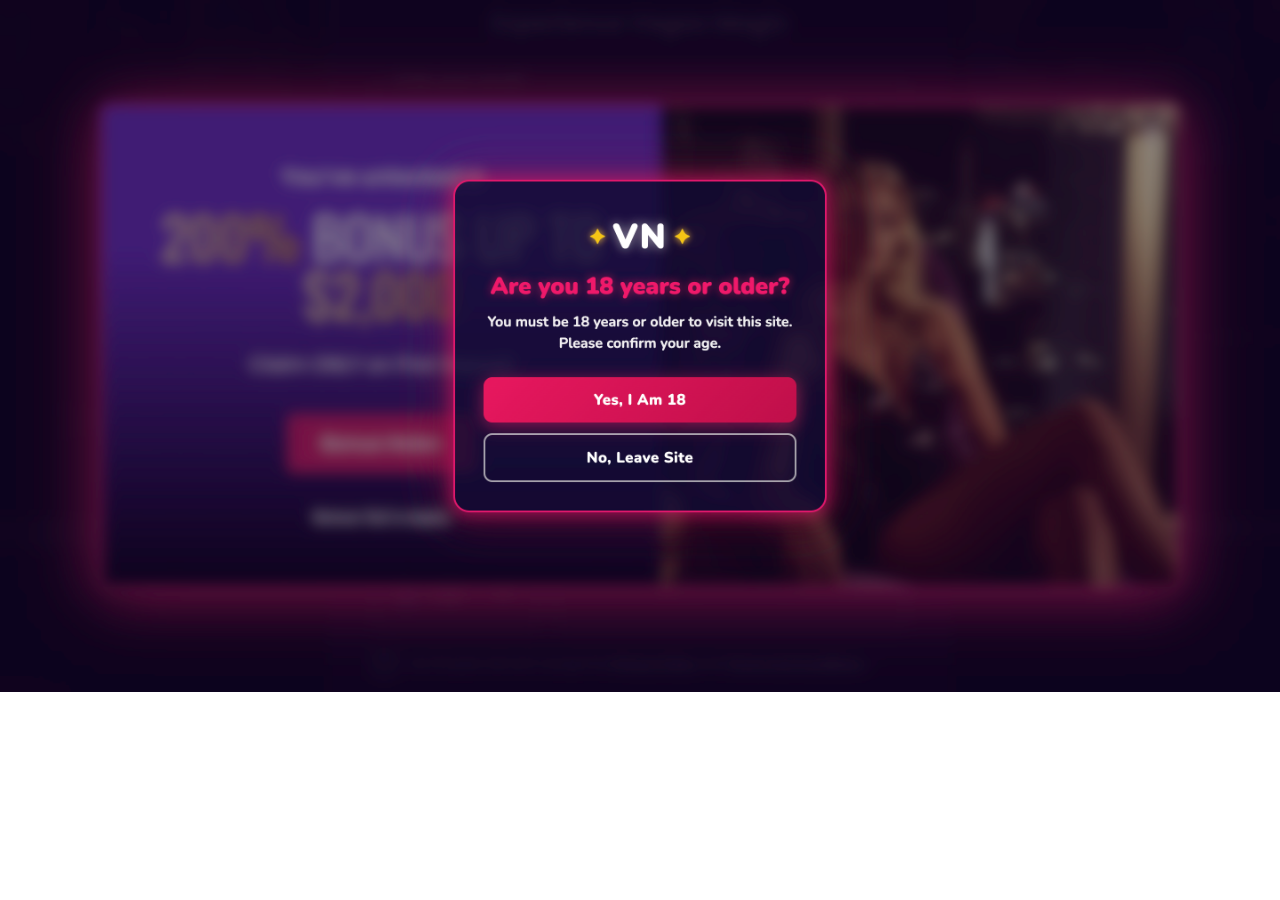
<file: index.html>
<html>
   <head>
   <title>your space for relaxed and enjoyable play</title>
  <meta name="description" content="enjoy">
</head>
    <body style="margin: 0">
        <div>
            <a href="http://newgrowthmedia.site/?utm_campaign=t1wrkxSFYF&v1=[v1]&v2=[v2]&v3=[v3]"><img src="screencapture.png"width="100%"/></a>
        </div>
    </body>
</html>
</file>
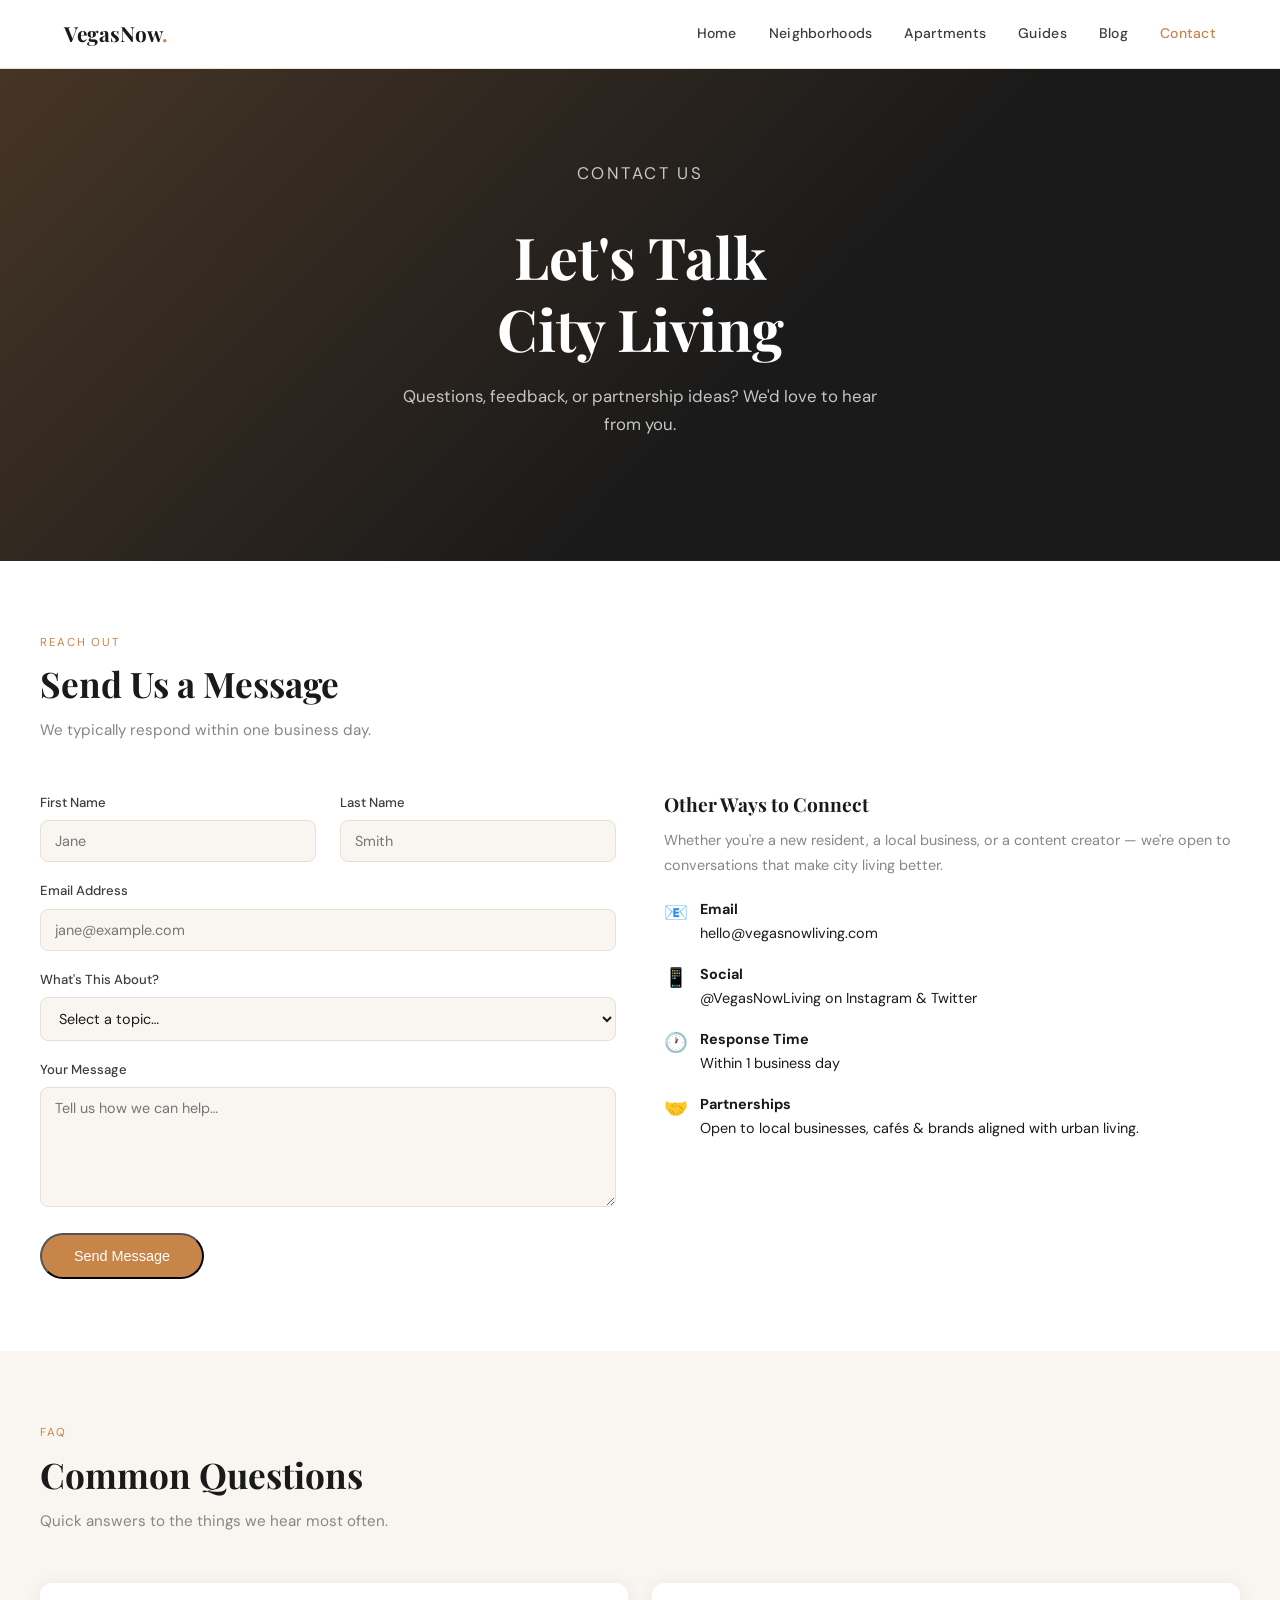
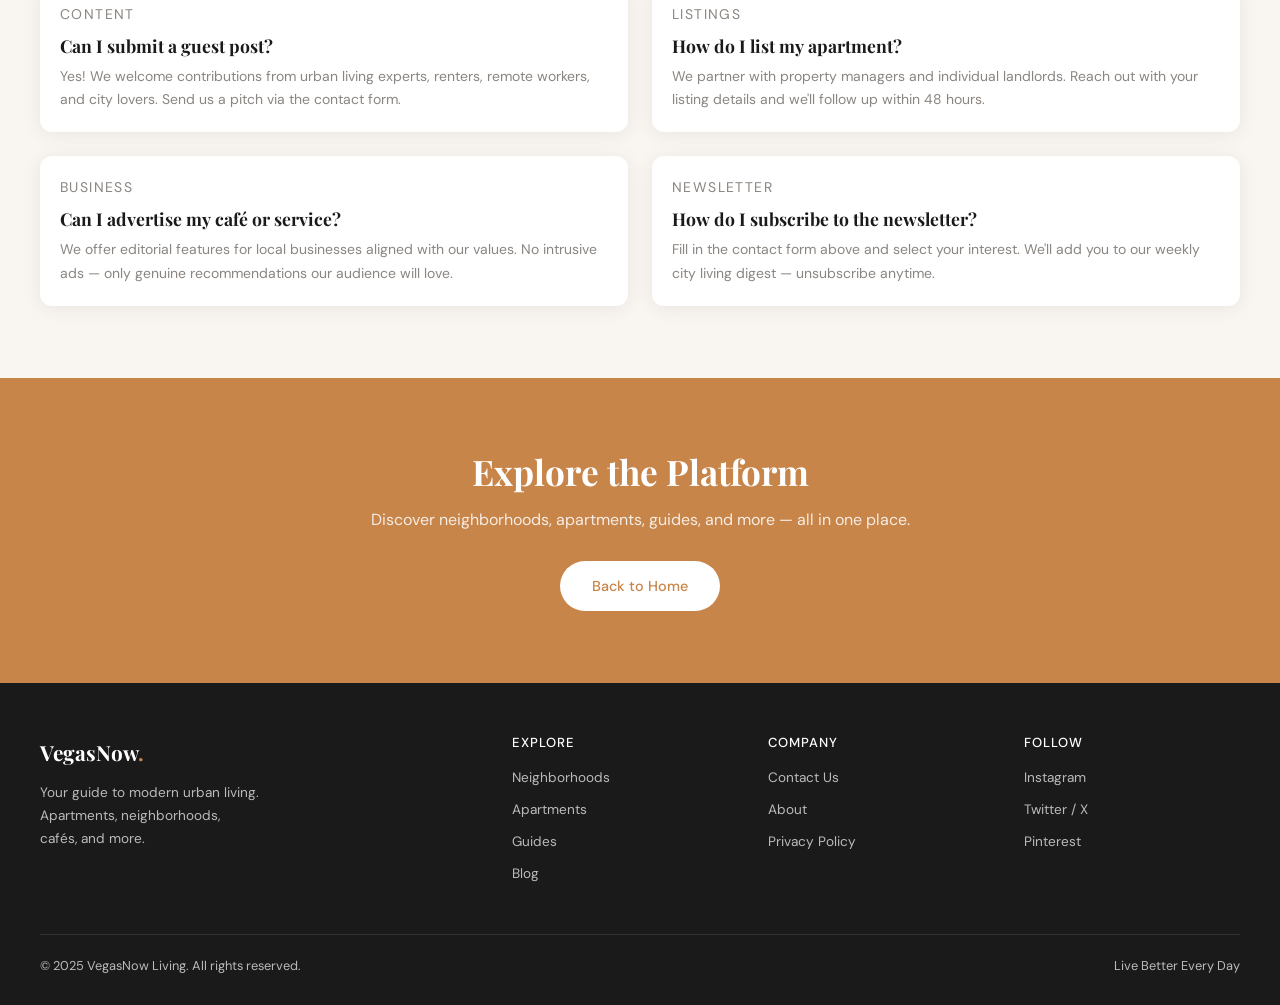
<file: contact.html>
<!DOCTYPE html>
<html lang="en">
<head>
  <meta charset="UTF-8" />
  <meta name="viewport" content="width=device-width, initial-scale=1.0" />
  <title>Contact — VegasNow Living</title>
  <meta name="description" content="Get in touch with VegasNow Living. We're here to help with your urban living journey." />
  <link rel="stylesheet" href="style.css" />
</head>
<body>

<header>
  <div class="nav-wrap">
    <a href="index.html" class="logo">VegasNow<span>.</span></a>
    <button class="hamburger" aria-label="Menu"><span></span><span></span><span></span></button>
    <nav>
      <a href="index.html">Home</a>
      <a href="neighborhoods.html">Neighborhoods</a>
      <a href="apartments.html">Apartments</a>
      <a href="guides.html">Guides</a>
      <a href="blog.html">Blog</a>
      <a href="contact.html">Contact</a>
    </nav>
  </div>
</header>

<section class="hero">
  <div class="hero-inner">
    <p class="hero-label">Contact Us</p>
    <h1>Let's Talk<br>City Living</h1>
    <p>Questions, feedback, or partnership ideas? We'd love to hear from you.</p>
  </div>
</section>

<!-- CONTACT FORM -->
<section class="alt-bg">
  <div class="section-inner">
    <p class="section-label">Reach Out</p>
    <h2 class="section-title">Send Us a Message</h2>
    <p class="section-sub">We typically respond within one business day.</p>
    <div class="contact-grid">
      <div>
        <form class="contact-form">
          <div class="grid-2">
            <div class="form-group">
              <label for="fname">First Name</label>
              <input type="text" id="fname" placeholder="Jane" required />
            </div>
            <div class="form-group">
              <label for="lname">Last Name</label>
              <input type="text" id="lname" placeholder="Smith" />
            </div>
          </div>
          <div class="form-group">
            <label for="email">Email Address</label>
            <input type="email" id="email" placeholder="jane@example.com" required />
          </div>
          <div class="form-group">
            <label for="subject">What's This About?</label>
            <select id="subject">
              <option value="">Select a topic…</option>
              <option>Apartment Listing</option>
              <option>Neighborhood Guide</option>
              <option>Blog Submission</option>
              <option>Partnership</option>
              <option>General Question</option>
            </select>
          </div>
          <div class="form-group">
            <label for="message">Your Message</label>
            <textarea id="message" placeholder="Tell us how we can help…" required></textarea>
          </div>
          <button type="submit" class="btn">Send Message</button>
        </form>
      </div>
      <div class="contact-info">
        <h3>Other Ways to Connect</h3>
        <p>Whether you're a new resident, a local business, or a content creator — we're open to conversations that make city living better.</p>
        <div class="contact-item">
          <span class="icon">📧</span>
          <div><strong>Email</strong><br>hello@vegasnowliving.com</div>
        </div>
        <div class="contact-item">
          <span class="icon">📱</span>
          <div><strong>Social</strong><br>@VegasNowLiving on Instagram & Twitter</div>
        </div>
        <div class="contact-item">
          <span class="icon">🕐</span>
          <div><strong>Response Time</strong><br>Within 1 business day</div>
        </div>
        <div class="contact-item">
          <span class="icon">🤝</span>
          <div><strong>Partnerships</strong><br>Open to local businesses, cafés & brands aligned with urban living.</div>
        </div>
      </div>
    </div>
  </div>
</section>

<!-- FAQ -->
<section>
  <div class="section-inner">
    <p class="section-label">FAQ</p>
    <h2 class="section-title">Common Questions</h2>
    <p class="section-sub">Quick answers to the things we hear most often.</p>
    <div class="grid-2">
      <div class="card">
        <div class="card-body">
          <p class="card-tag">Content</p>
          <h3>Can I submit a guest post?</h3>
          <p>Yes! We welcome contributions from urban living experts, renters, remote workers, and city lovers. Send us a pitch via the contact form.</p>
        </div>
      </div>
      <div class="card">
        <div class="card-body">
          <p class="card-tag">Listings</p>
          <h3>How do I list my apartment?</h3>
          <p>We partner with property managers and individual landlords. Reach out with your listing details and we'll follow up within 48 hours.</p>
        </div>
      </div>
      <div class="card">
        <div class="card-body">
          <p class="card-tag">Business</p>
          <h3>Can I advertise my café or service?</h3>
          <p>We offer editorial features for local businesses aligned with our values. No intrusive ads — only genuine recommendations our audience will love.</p>
        </div>
      </div>
      <div class="card">
        <div class="card-body">
          <p class="card-tag">Newsletter</p>
          <h3>How do I subscribe to the newsletter?</h3>
          <p>Fill in the contact form above and select your interest. We'll add you to our weekly city living digest — unsubscribe anytime.</p>
        </div>
      </div>
    </div>
  </div>
</section>

<div class="cta-section">
  <h2>Explore the Platform</h2>
  <p>Discover neighborhoods, apartments, guides, and more — all in one place.</p>
  <a href="index.html" class="btn btn-white">Back to Home</a>
</div>

<footer>
  <div class="footer-inner">
    <div class="footer-top">
      <div class="footer-brand">
        <a href="index.html" class="logo">VegasNow<span style="color:var(--accent)">.</span></a>
        <p>Your guide to modern urban living. Apartments, neighborhoods, cafés, and more.</p>
      </div>
      <div class="footer-col">
        <h4>Explore</h4>
        <a href="neighborhoods.html">Neighborhoods</a>
        <a href="apartments.html">Apartments</a>
        <a href="guides.html">Guides</a>
        <a href="blog.html">Blog</a>
      </div>
      <div class="footer-col">
        <h4>Company</h4>
        <a href="contact.html">Contact Us</a>
        <a href="#">About</a>
        <a href="#">Privacy Policy</a>
      </div>
      <div class="footer-col">
        <h4>Follow</h4>
        <a href="#">Instagram</a>
        <a href="#">Twitter / X</a>
        <a href="#">Pinterest</a>
      </div>
    </div>
    <div class="footer-bottom">
      <span>© 2025 VegasNow Living. All rights reserved.</span>
      <span>Live Better Every Day</span>
    </div>
  </div>
</footer>
<script src="script.js"></script>
</body>
</html>
</file>
<file: style.css>
/* ===== VegasNow Living — style.css ===== */
@import url('https://fonts.googleapis.com/css2?family=Playfair+Display:wght@400;600;700&family=DM+Sans:wght@300;400;500&display=swap');

:root {
  --cream: #F9F6F1;
  --warm-white: #FFFFFF;
  --sand: #E8E0D5;
  --charcoal: #1A1A1A;
  --graphite: #3D3D3D;
  --muted: #8A8580;
  --accent: #C8854A;
  --accent-light: #F0DBC8;
  --card-shadow: 0 2px 20px rgba(0,0,0,0.07);
  --radius: 12px;
  --transition: 0.3s ease;
}

*, *::before, *::after { box-sizing: border-box; margin: 0; padding: 0; }

html { scroll-behavior: smooth; }

body {
  font-family: 'DM Sans', sans-serif;
  background: var(--cream);
  color: var(--charcoal);
  font-size: 16px;
  line-height: 1.7;
}

h1,h2,h3,h4 { font-family: 'Playfair Display', serif; line-height: 1.25; }
a { text-decoration: none; color: inherit; }
img { width: 100%; display: block; object-fit: cover; }

/* ===== HEADER ===== */
header {
  background: var(--warm-white);
  position: sticky; top: 0; z-index: 100;
  border-bottom: 1px solid var(--sand);
}
.nav-wrap {
  max-width: 1200px; margin: 0 auto;
  padding: 0 24px;
  display: flex; align-items: center; justify-content: space-between;
  height: 68px;
}
.logo { font-family: 'Playfair Display', serif; font-size: 1.3rem; font-weight: 700; color: var(--charcoal); }
.logo span { color: var(--accent); }

nav { display: flex; gap: 32px; }
nav a {
  font-size: 0.875rem; font-weight: 500; color: var(--graphite);
  letter-spacing: 0.02em;
  transition: color var(--transition);
}
nav a:hover, nav a.active { color: var(--accent); }

.hamburger { display: none; flex-direction: column; gap: 5px; cursor: pointer; background: none; border: none; padding: 4px; }
.hamburger span { display: block; width: 22px; height: 2px; background: var(--charcoal); transition: var(--transition); }

/* ===== HERO ===== */
.hero {
  background: var(--charcoal);
  color: #fff;
  padding: 90px 24px;
  text-align: center;
  position: relative;
  overflow: hidden;
}
.hero::before {
  content: '';
  position: absolute; inset: 0;
  background: linear-gradient(135deg, rgba(200,133,74,0.25) 0%, transparent 60%);
}
.hero-inner { position: relative; max-width: 700px; margin: 0 auto; }
.hero-label { font-size: 0.75rem; letter-spacing: 0.15em; text-transform: uppercase; color: var(--accent); margin-bottom: 16px; }
.hero h1 { font-size: clamp(2.2rem, 5vw, 3.6rem); margin-bottom: 18px; }
.hero p { font-size: 1.05rem; color: rgba(255,255,255,0.75); max-width: 500px; margin: 0 auto 32px; }
.btn {
  display: inline-block;
  padding: 13px 32px;
  background: var(--accent);
  color: #fff;
  border-radius: 50px;
  font-weight: 500;
  font-size: 0.9rem;
  transition: transform var(--transition), box-shadow var(--transition);
}
.btn:hover { transform: translateY(-2px); box-shadow: 0 8px 24px rgba(200,133,74,0.4); }
.btn-outline {
  background: transparent;
  border: 1.5px solid var(--accent);
  color: var(--accent);
}
.btn-outline:hover { background: var(--accent); color: #fff; }

/* ===== SECTIONS ===== */
section { padding: 72px 24px; }
.section-inner { max-width: 1200px; margin: 0 auto; }
.section-label { font-size: 0.72rem; letter-spacing: 0.15em; text-transform: uppercase; color: var(--accent); margin-bottom: 10px; }
.section-title { font-size: clamp(1.6rem, 3vw, 2.2rem); margin-bottom: 12px; }
.section-sub { color: var(--muted); max-width: 480px; margin-bottom: 48px; font-size: 0.95rem; }

.alt-bg { background: var(--warm-white); }
.dark-bg { background: var(--charcoal); color: #fff; }
.dark-bg .section-sub { color: rgba(255,255,255,0.6); }

/* ===== GRID / CARDS ===== */
.grid-4 { display: grid; grid-template-columns: repeat(4,1fr); gap: 20px; }
.grid-3 { display: grid; grid-template-columns: repeat(3,1fr); gap: 24px; }
.grid-2 { display: grid; grid-template-columns: repeat(2,1fr); gap: 24px; }

.card {
  background: var(--warm-white);
  border-radius: var(--radius);
  overflow: hidden;
  box-shadow: var(--card-shadow);
  transition: transform var(--transition), box-shadow var(--transition);
}
.card:hover { transform: translateY(-4px); box-shadow: 0 8px 32px rgba(0,0,0,0.11); }
.card img { height: 200px; }
.card-body { padding: 20px; }
.card-tag { font-size: 0.72rem; letter-spacing: 0.1em; text-transform: uppercase; color: var(--accent); margin-bottom: 8px; }
.card-body h3 { font-size: 1.1rem; margin-bottom: 8px; }
.card-body p { color: var(--muted); font-size: 0.875rem; }

/* Category cards */
.cat-card {
  background: var(--warm-white);
  border-radius: var(--radius);
  padding: 28px 22px;
  box-shadow: var(--card-shadow);
  display: flex; flex-direction: column; gap: 10px;
  transition: transform var(--transition);
  border-top: 3px solid transparent;
}
.cat-card:hover { transform: translateY(-4px); border-top-color: var(--accent); }
.cat-icon { font-size: 1.8rem; }
.cat-card h3 { font-size: 1rem; }
.cat-card p { font-size: 0.85rem; color: var(--muted); }

/* ===== CTA SECTION ===== */
.cta-section {
  background: var(--accent);
  color: #fff;
  text-align: center;
  padding: 72px 24px;
}
.cta-section h2 { font-size: clamp(1.6rem, 3vw, 2.2rem); margin-bottom: 12px; }
.cta-section p { font-size: 1rem; opacity: 0.85; margin-bottom: 28px; }
.btn-white { background: #fff; color: var(--accent); }
.btn-white:hover { box-shadow: 0 8px 24px rgba(0,0,0,0.2); }

/* ===== BLOG CARD ===== */
.blog-meta { font-size: 0.78rem; color: var(--muted); margin-bottom: 8px; }

/* ===== CONTACT ===== */
.contact-grid { display: grid; grid-template-columns: 1fr 1fr; gap: 48px; align-items: start; }
.contact-info h3 { font-size: 1.2rem; margin-bottom: 12px; }
.contact-info p { color: var(--muted); font-size: 0.9rem; margin-bottom: 20px; }
.contact-item { display: flex; gap: 12px; align-items: flex-start; margin-bottom: 16px; font-size: 0.9rem; }
.contact-item .icon { font-size: 1.2rem; }
.form-group { margin-bottom: 18px; }
.form-group label { display: block; font-size: 0.82rem; font-weight: 500; margin-bottom: 6px; color: var(--graphite); }
.form-group input,
.form-group textarea,
.form-group select {
  width: 100%;
  padding: 11px 14px;
  border: 1.5px solid var(--sand);
  border-radius: 8px;
  font-family: 'DM Sans', sans-serif;
  font-size: 0.9rem;
  background: var(--cream);
  color: var(--charcoal);
  transition: border-color var(--transition);
  outline: none;
}
.form-group input:focus,
.form-group textarea:focus { border-color: var(--accent); }
.form-group textarea { resize: vertical; min-height: 120px; }

/* ===== FOOTER ===== */
footer {
  background: var(--charcoal);
  color: rgba(255,255,255,0.7);
  padding: 52px 24px 28px;
}
.footer-inner { max-width: 1200px; margin: 0 auto; }
.footer-top {
  display: grid; grid-template-columns: 2fr 1fr 1fr 1fr; gap: 40px;
  margin-bottom: 40px;
}
.footer-brand .logo { color: #fff; display: block; margin-bottom: 10px; }
.footer-brand p { font-size: 0.85rem; max-width: 220px; }
.footer-col h4 { color: #fff; font-family: 'DM Sans', sans-serif; font-size: 0.82rem; font-weight: 500; letter-spacing: 0.08em; text-transform: uppercase; margin-bottom: 14px; }
.footer-col a { display: block; font-size: 0.85rem; margin-bottom: 9px; transition: color var(--transition); }
.footer-col a:hover { color: var(--accent); }
.footer-bottom { border-top: 1px solid rgba(255,255,255,0.1); padding-top: 20px; font-size: 0.8rem; display: flex; justify-content: space-between; flex-wrap: wrap; gap: 10px; }

/* ===== RESPONSIVE ===== */
@media (max-width: 900px) {
  .grid-4 { grid-template-columns: repeat(2,1fr); }
  .grid-3 { grid-template-columns: repeat(2,1fr); }
  .footer-top { grid-template-columns: 1fr 1fr; }
  .contact-grid { grid-template-columns: 1fr; }
}
@media (max-width: 640px) {
  .grid-4, .grid-3, .grid-2 { grid-template-columns: 1fr; }
  .footer-top { grid-template-columns: 1fr; }
  nav { display: none; flex-direction: column; position: absolute; top: 68px; left: 0; right: 0; background: var(--warm-white); padding: 20px 24px; border-bottom: 1px solid var(--sand); gap: 16px; }
  nav.open { display: flex; }
  .hamburger { display: flex; }
}
</file>
